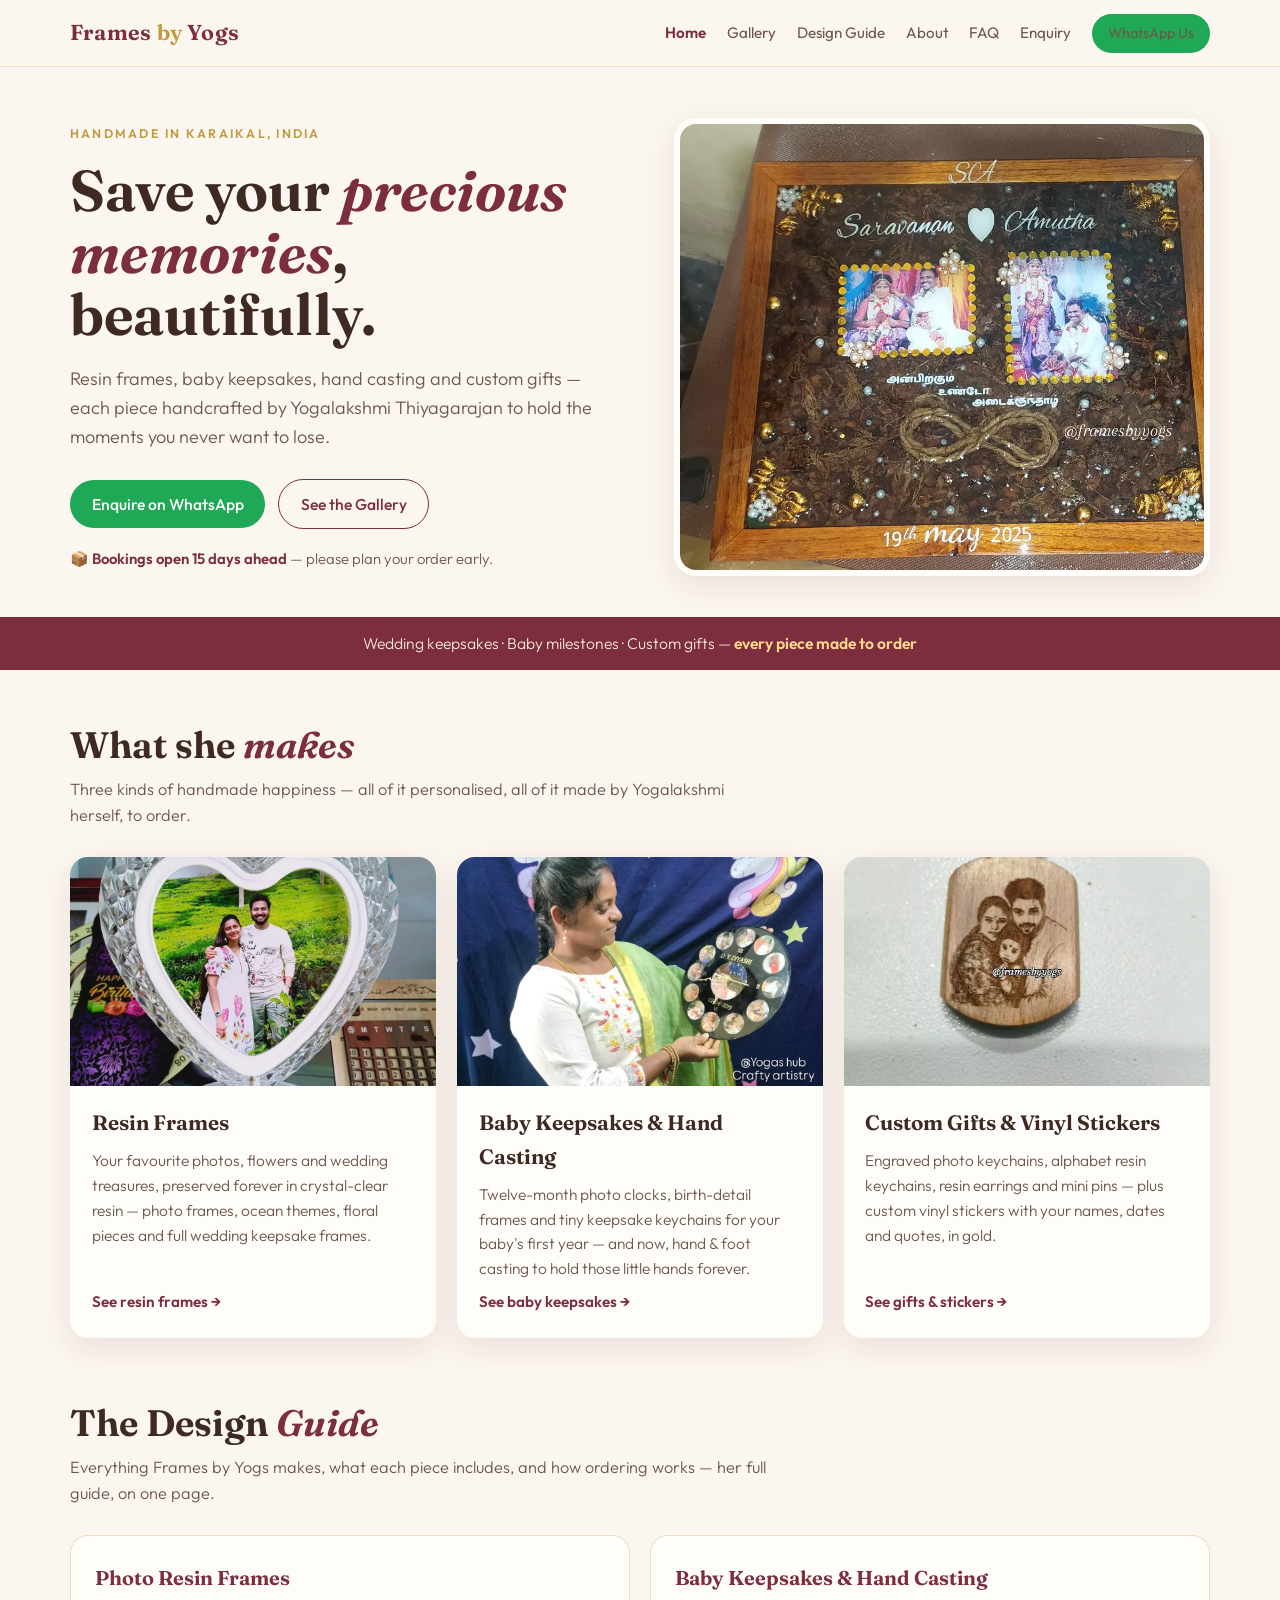
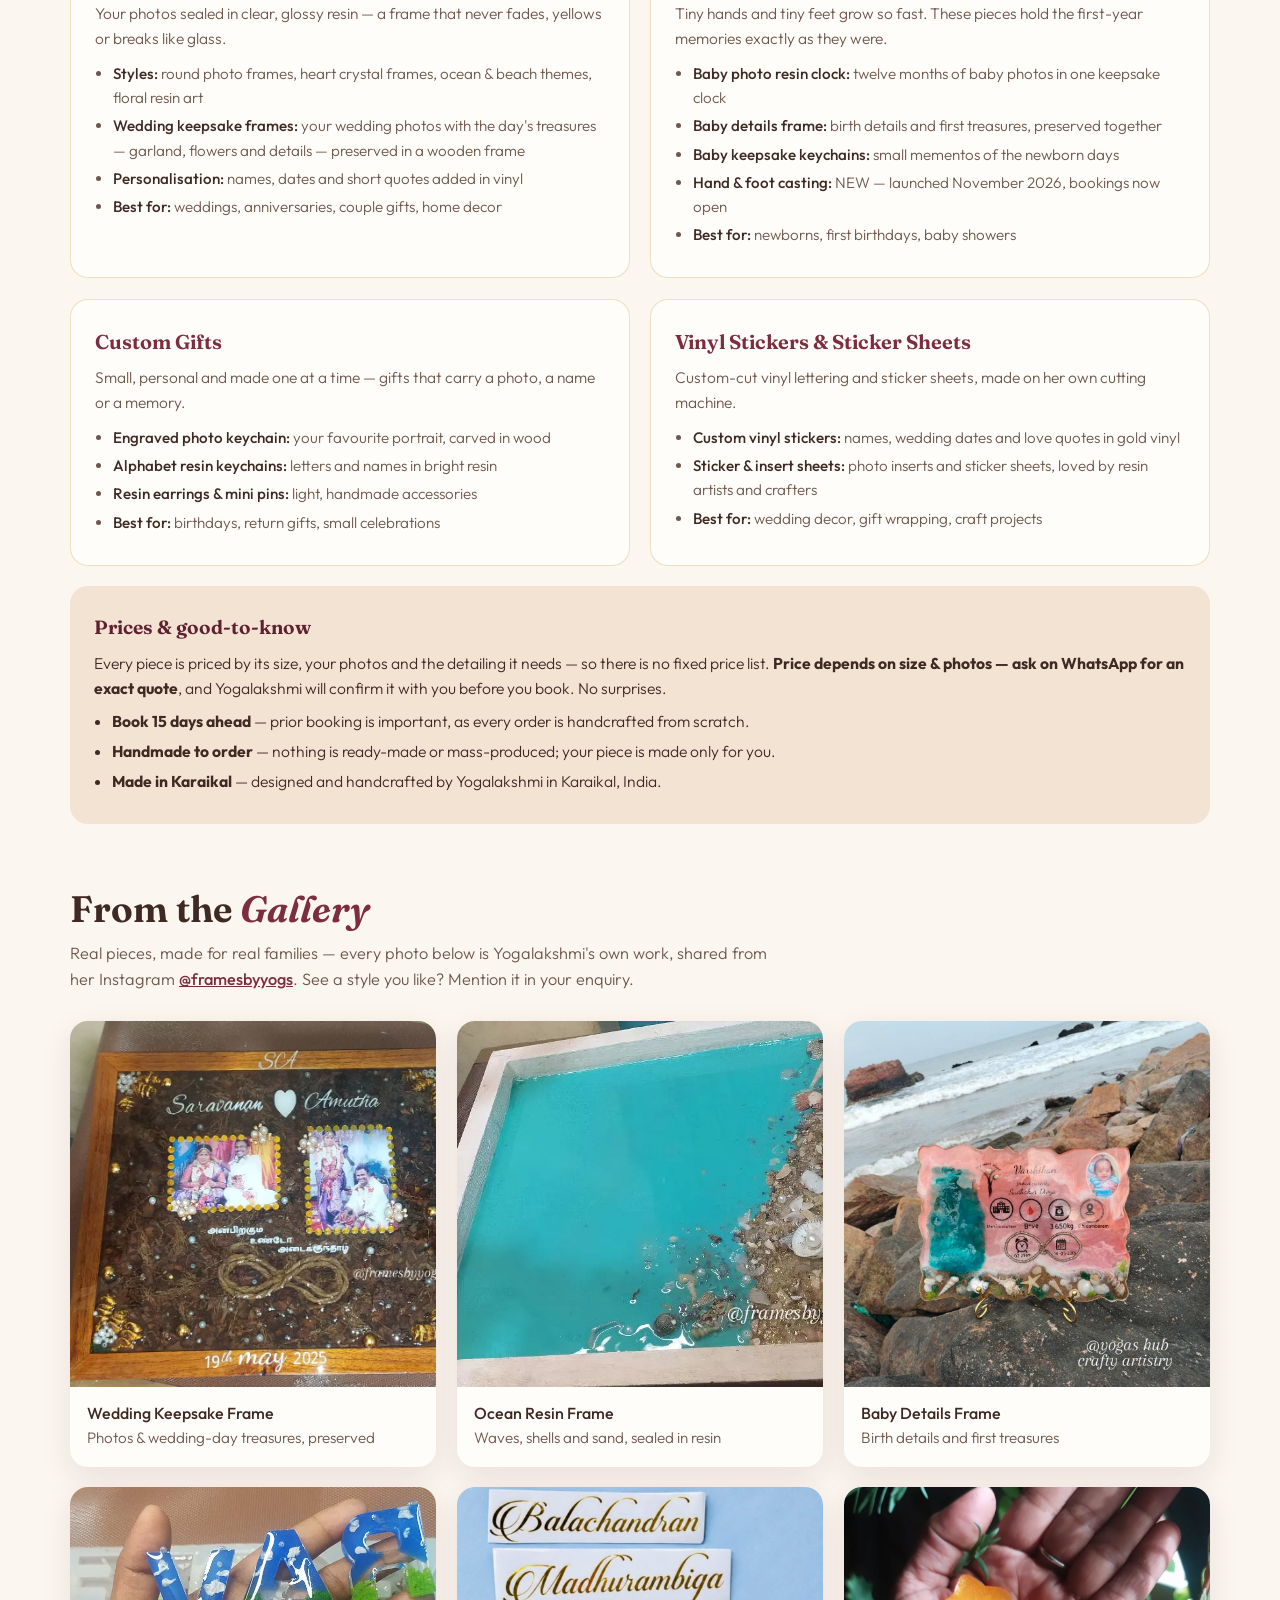
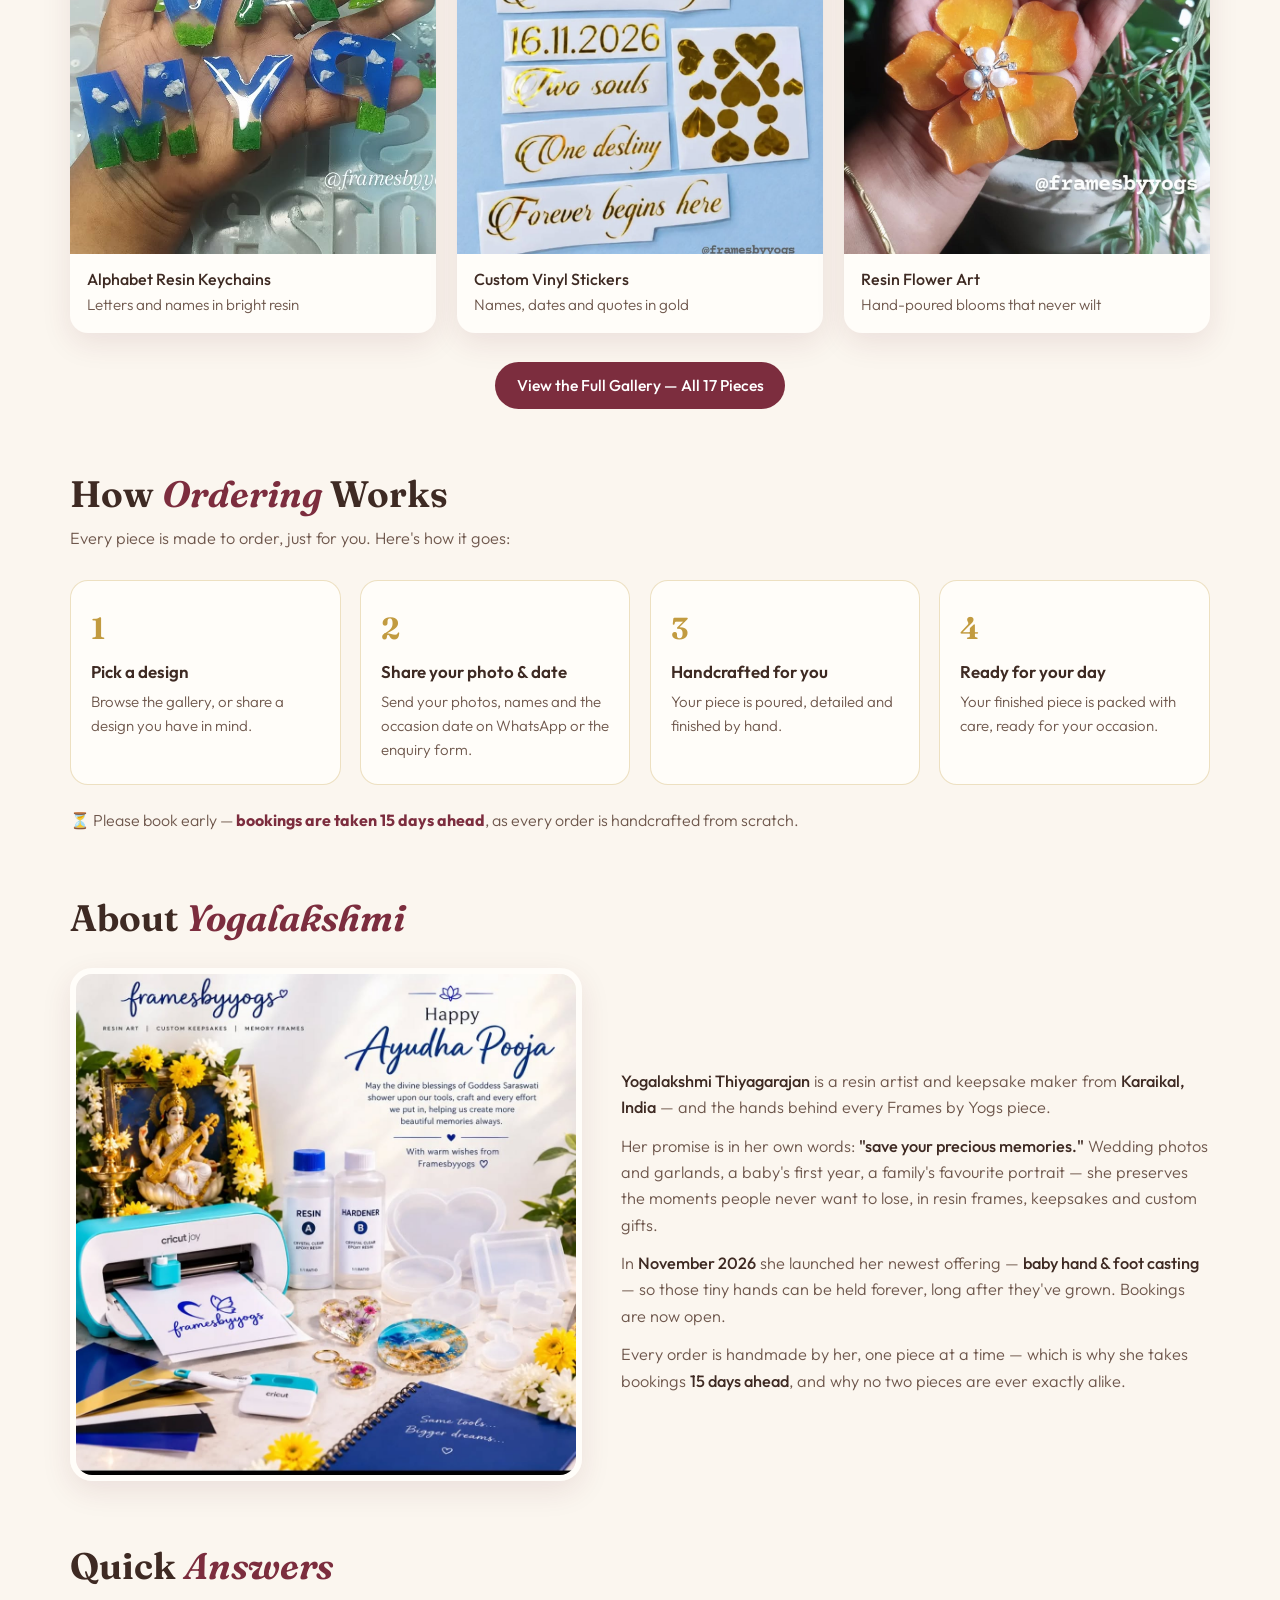
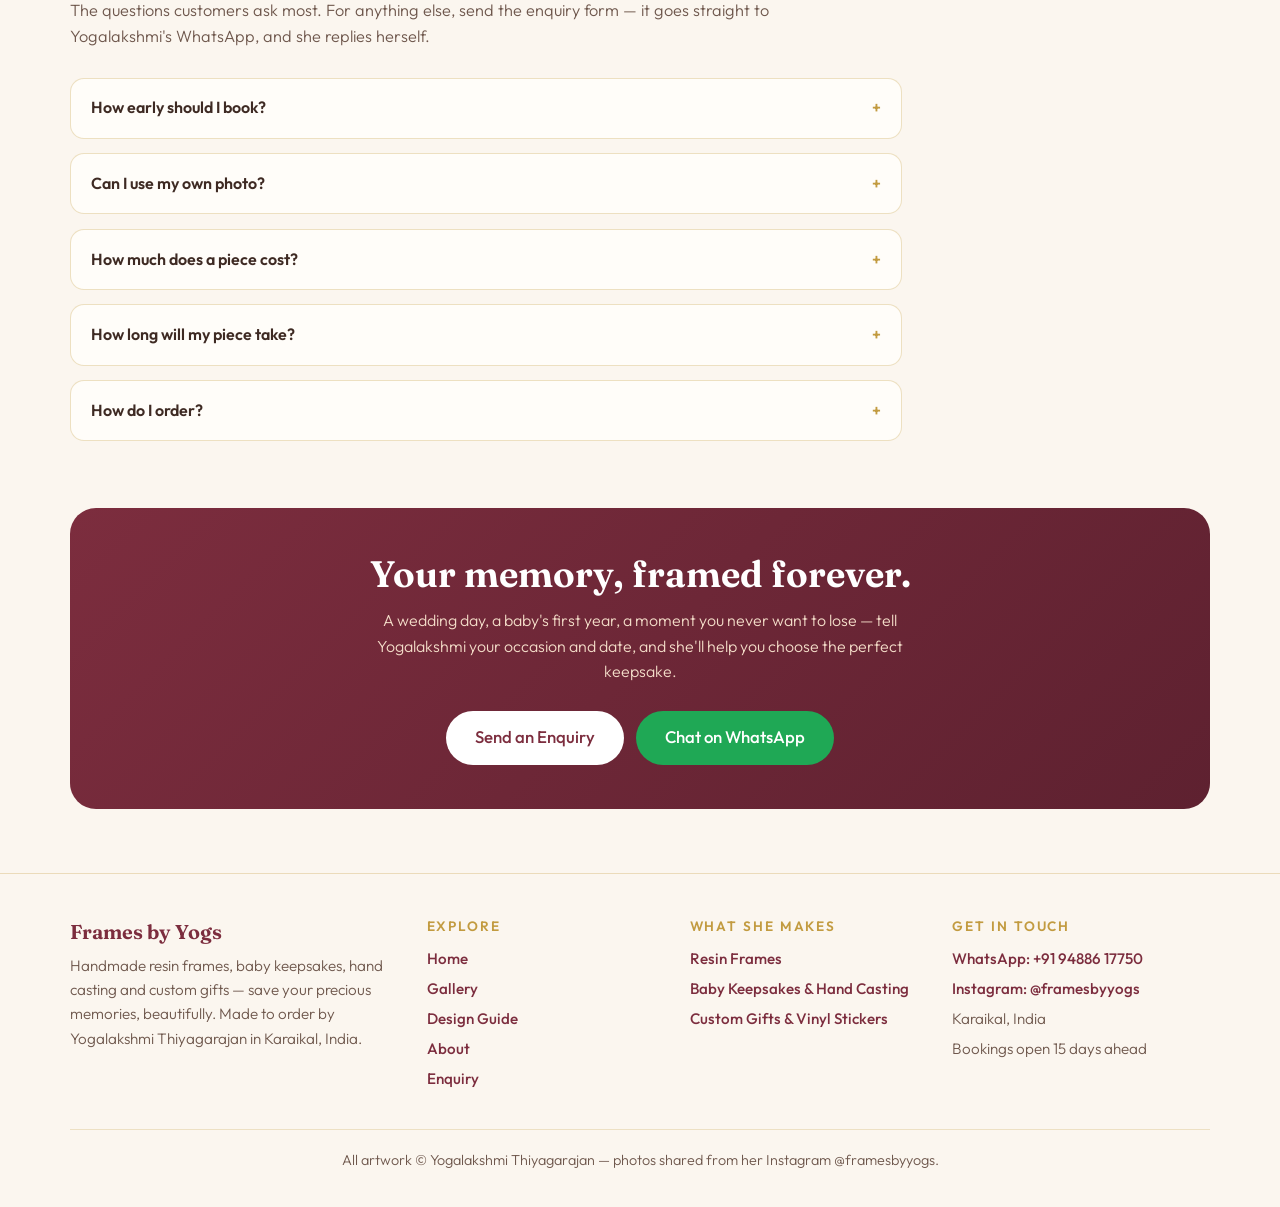
<file: index.html>
<!DOCTYPE html>
<html lang="en">
<head>
<meta charset="UTF-8">
<meta name="viewport" content="width=device-width, initial-scale=1.0">
<title>Frames by Yogs — Resin Frames, Baby Keepsakes & Custom Gifts | Karaikal</title>
<meta name="description" content="Handmade resin frames, baby keepsakes, hand casting and custom gifts by Yogalakshmi Thiyagarajan, Karaikal. Save your precious memories.">
<link rel="preconnect" href="https://fonts.googleapis.com">
<link rel="preconnect" href="https://fonts.gstatic.com" crossorigin>
<link href="https://fonts.googleapis.com/css2?family=Fraunces:ital,opsz,wght@0,9..144,500;0,9..144,650;1,9..144,500&family=Outfit:wght@300;400;500;600&display=swap" rel="stylesheet">
<link rel="stylesheet" href="style.css">
</head>
<body>

<header>
  <div class="wrap nav">
    <a class="brand" href="index.html">Frames <span>by</span> Yogs</a>
    <nav class="nav-links">
      <a href="index.html" class="active">Home</a>
      <a href="gallery.html">Gallery</a>
      <a href="#guide" class="opt">Design Guide</a>
      <a href="#about" class="opt">About</a>
      <a href="#faq" class="opt">FAQ</a>
      <a href="enquiry.html">Enquiry</a>
      <a class="btn wa small" href="https://wa.me/919488617750?text=Hi%20Frames%20by%20Yogs!%20I%27d%20like%20to%20enquire%20about%20a%20custom%20order." target="_blank" rel="noopener">WhatsApp Us</a>
    </nav>
  </div>
</header>

<div class="hero">
  <div class="wrap hero-grid">
    <div>
      <p class="eyebrow">Handmade in Karaikal, India</p>
      <h1>Save your <em>precious memories</em>, beautifully.</h1>
      <p class="lede">Resin frames, baby keepsakes, hand casting and custom gifts — each piece handcrafted by Yogalakshmi Thiyagarajan to hold the moments you never want to lose.</p>
      <div class="hero-cta">
        <a class="btn wa" href="https://wa.me/919488617750?text=Hi%20Frames%20by%20Yogs!%20I%27d%20like%20to%20enquire%20about%20a%20custom%20order." target="_blank" rel="noopener">Enquire on WhatsApp</a>
        <a class="btn ghost" href="gallery.html">See the Gallery</a>
      </div>
      <p class="hero-note">📦 <strong>Bookings open 15 days ahead</strong> — please plan your order early.</p>
    </div>
    <div class="hero-img">
      <img src="assets/hero-wedding-frame.jpg" alt="Framed wedding keepsake with the couple's photos and wedding-day treasures, handcrafted by Frames by Yogs">
    </div>
  </div>
</div>

<div class="strip">Wedding keepsakes · Baby milestones · Custom gifts — <strong>every piece made to order</strong></div>

<section id="makes">
  <div class="wrap">
    <div class="sec-head">
      <h2>What she <em>makes</em></h2>
      <p>Three kinds of handmade happiness — all of it personalised, all of it made by Yogalakshmi herself, to order.</p>
    </div>
    <div class="svc">
      <article class="svc-card">
        <img src="assets/frame-heart-crystal.jpg" alt="Heart-shaped crystal resin photo frame">
        <div class="svc-body">
          <h3>Resin Frames</h3>
          <p>Your favourite photos, flowers and wedding treasures, preserved forever in crystal-clear resin — photo frames, ocean themes, floral pieces and full wedding keepsake frames.</p>
          <a href="gallery.html#frames">See resin frames →</a>
        </div>
      </article>
      <article class="svc-card">
        <img src="assets/keepsake-baby-clock.jpg" alt="Baby twelve-month photo resin clock keepsake">
        <div class="svc-body">
          <h3>Baby Keepsakes &amp; Hand Casting</h3>
          <p>Twelve-month photo clocks, birth-detail frames and tiny keepsake keychains for your baby's first year — and now, hand &amp; foot casting to hold those little hands forever.</p>
          <a href="gallery.html#keepsakes">See baby keepsakes →</a>
        </div>
      </article>
      <article class="svc-card">
        <img src="assets/gift-engraved-keychain.jpg" alt="Wooden keychain engraved with a family portrait">
        <div class="svc-body">
          <h3>Custom Gifts &amp; Vinyl Stickers</h3>
          <p>Engraved photo keychains, alphabet resin keychains, resin earrings and mini pins — plus custom vinyl stickers with your names, dates and quotes, in gold.</p>
          <a href="gallery.html#gifts">See gifts &amp; stickers →</a>
        </div>
      </article>
    </div>
  </div>
</section>

<section id="guide">
  <div class="wrap">
    <div class="sec-head">
      <h2>The Design <em>Guide</em></h2>
      <p>Everything Frames by Yogs makes, what each piece includes, and how ordering works — her full guide, on one page.</p>
    </div>
    <div class="guide-grid">
      <div class="guide-card">
        <h3>Photo Resin Frames</h3>
        <p>Your photos sealed in clear, glossy resin — a frame that never fades, yellows or breaks like glass.</p>
        <ul>
          <li><strong>Styles:</strong> round photo frames, heart crystal frames, ocean &amp; beach themes, floral resin art</li>
          <li><strong>Wedding keepsake frames:</strong> your wedding photos with the day's treasures — garland, flowers and details — preserved in a wooden frame</li>
          <li><strong>Personalisation:</strong> names, dates and short quotes added in vinyl</li>
          <li><strong>Best for:</strong> weddings, anniversaries, couple gifts, home decor</li>
        </ul>
      </div>
      <div class="guide-card">
        <h3>Baby Keepsakes &amp; Hand Casting</h3>
        <p>Tiny hands and tiny feet grow so fast. These pieces hold the first-year memories exactly as they were.</p>
        <ul>
          <li><strong>Baby photo resin clock:</strong> twelve months of baby photos in one keepsake clock</li>
          <li><strong>Baby details frame:</strong> birth details and first treasures, preserved together</li>
          <li><strong>Baby keepsake keychains:</strong> small mementos of the newborn days</li>
          <li><strong>Hand &amp; foot casting:</strong> NEW — launched November 2026, bookings now open</li>
          <li><strong>Best for:</strong> newborns, first birthdays, baby showers</li>
        </ul>
      </div>
      <div class="guide-card">
        <h3>Custom Gifts</h3>
        <p>Small, personal and made one at a time — gifts that carry a photo, a name or a memory.</p>
        <ul>
          <li><strong>Engraved photo keychain:</strong> your favourite portrait, carved in wood</li>
          <li><strong>Alphabet resin keychains:</strong> letters and names in bright resin</li>
          <li><strong>Resin earrings &amp; mini pins:</strong> light, handmade accessories</li>
          <li><strong>Best for:</strong> birthdays, return gifts, small celebrations</li>
        </ul>
      </div>
      <div class="guide-card">
        <h3>Vinyl Stickers &amp; Sticker Sheets</h3>
        <p>Custom-cut vinyl lettering and sticker sheets, made on her own cutting machine.</p>
        <ul>
          <li><strong>Custom vinyl stickers:</strong> names, wedding dates and love quotes in gold vinyl</li>
          <li><strong>Sticker &amp; insert sheets:</strong> photo inserts and sticker sheets, loved by resin artists and crafters</li>
          <li><strong>Best for:</strong> wedding decor, gift wrapping, craft projects</li>
        </ul>
      </div>
    </div>
    <div class="panel">
      <h3>Prices &amp; good-to-know</h3>
      <p>Every piece is priced by its size, your photos and the detailing it needs — so there is no fixed price list. <strong>Price depends on size &amp; photos — ask on WhatsApp for an exact quote</strong>, and Yogalakshmi will confirm it with you before you book. No surprises.</p>
      <ul>
        <li><strong>Book 15 days ahead</strong> — prior booking is important, as every order is handcrafted from scratch.</li>
        <li><strong>Handmade to order</strong> — nothing is ready-made or mass-produced; your piece is made only for you.</li>
        <li><strong>Made in Karaikal</strong> — designed and handcrafted by Yogalakshmi in Karaikal, India.</li>
      </ul>
    </div>
  </div>
</section>

<section id="preview">
  <div class="wrap">
    <div class="sec-head">
      <h2>From the <em>Gallery</em></h2>
      <p>Real pieces, made for real families — every photo below is Yogalakshmi's own work, shared from her Instagram <a href="https://www.instagram.com/framesbyyogs" target="_blank" rel="noopener" style="color:var(--maroon);font-weight:500">@framesbyyogs</a>. See a style you like? Mention it in your enquiry.</p>
    </div>
    <div class="grid">
      <figure class="card"><img src="assets/hero-wedding-frame.jpg" alt="Wedding keepsake frame with the couple's photos and wedding treasures"><figcaption><strong>Wedding Keepsake Frame</strong>Photos &amp; wedding-day treasures, preserved</figcaption></figure>
      <figure class="card"><img src="assets/frame-ocean-teal.jpg" alt="Teal ocean-themed resin frame with shells and sand"><figcaption><strong>Ocean Resin Frame</strong>Waves, shells and sand, sealed in resin</figcaption></figure>
      <figure class="card"><img src="assets/keepsake-baby-frame.jpg" alt="Pink baby keepsake frame with birth details"><figcaption><strong>Baby Details Frame</strong>Birth details and first treasures</figcaption></figure>
      <figure class="card"><img src="assets/gift-alphabet-keychains.jpg" alt="Colourful resin alphabet letter keychains"><figcaption><strong>Alphabet Resin Keychains</strong>Letters and names in bright resin</figcaption></figure>
      <figure class="card"><img src="assets/sticker-gold-names.jpg" alt="Gold vinyl stickers with names, a wedding date and love quotes"><figcaption><strong>Custom Vinyl Stickers</strong>Names, dates and quotes in gold</figcaption></figure>
      <figure class="card"><img src="assets/frame-resin-flower.jpg" alt="Hand holding a handmade orange resin flower"><figcaption><strong>Resin Flower Art</strong>Hand-poured blooms that never wilt</figcaption></figure>
    </div>
    <div class="center-cta">
      <a class="btn" href="gallery.html">View the Full Gallery — All 17 Pieces</a>
    </div>
  </div>
</section>

<section id="order">
  <div class="wrap">
    <div class="sec-head">
      <h2>How <em>Ordering</em> Works</h2>
      <p>Every piece is made to order, just for you. Here's how it goes:</p>
    </div>
    <div class="steps">
      <div class="step"><div class="num">1</div><h3>Pick a design</h3><p>Browse the gallery, or share a design you have in mind.</p></div>
      <div class="step"><div class="num">2</div><h3>Share your photo &amp; date</h3><p>Send your photos, names and the occasion date on WhatsApp or the enquiry form.</p></div>
      <div class="step"><div class="num">3</div><h3>Handcrafted for you</h3><p>Your piece is poured, detailed and finished by hand.</p></div>
      <div class="step"><div class="num">4</div><h3>Ready for your day</h3><p>Your finished piece is packed with care, ready for your occasion.</p></div>
    </div>
    <p style="margin-top:1.4rem;color:var(--ink-soft)">⏳ Please book early — <strong style="color:var(--maroon)">bookings are taken 15 days ahead</strong>, as every order is handcrafted from scratch.</p>
  </div>
</section>

<section id="about">
  <div class="wrap">
    <div class="sec-head">
      <h2>About <em>Yogalakshmi</em></h2>
    </div>
    <div class="about-grid">
      <div class="about-img">
        <img src="assets/sticker-worktable.jpg" alt="Yogalakshmi's worktable — her vinyl cutter, resin, moulds and tools with an Ayudha Pooja blessing">
      </div>
      <div class="about-txt">
        <p><strong>Yogalakshmi Thiyagarajan</strong> is a resin artist and keepsake maker from <strong>Karaikal, India</strong> — and the hands behind every Frames by Yogs piece.</p>
        <p>Her promise is in her own words: <strong>"save your precious memories."</strong> Wedding photos and garlands, a baby's first year, a family's favourite portrait — she preserves the moments people never want to lose, in resin frames, keepsakes and custom gifts.</p>
        <p>In <strong>November 2026</strong> she launched her newest offering — <strong>baby hand &amp; foot casting</strong> — so those tiny hands can be held forever, long after they've grown. Bookings are now open.</p>
        <p>Every order is handmade by her, one piece at a time — which is why she takes bookings <strong>15 days ahead</strong>, and why no two pieces are ever exactly alike.</p>
      </div>
    </div>
  </div>
</section>

<section id="faq">
  <div class="wrap">
    <div class="sec-head">
      <h2>Quick <em>Answers</em></h2>
      <p>The questions customers ask most. For anything else, send the enquiry form — it goes straight to Yogalakshmi's WhatsApp, and she replies herself.</p>
    </div>
    <div class="faq-list">
      <details class="faq-item">
        <summary>How early should I book?</summary>
        <p>At least <strong>15 days ahead</strong> of your date. Every piece is handcrafted from scratch, so prior booking is important — the earlier you book, the more relaxed the making can be.</p>
      </details>
      <details class="faq-item">
        <summary>Can I use my own photo?</summary>
        <p>Yes — that's exactly what the frames and keepsakes are made from. Send your favourite photo on WhatsApp or through the enquiry form, and it will be preserved in your piece.</p>
      </details>
      <details class="faq-item">
        <summary>How much does a piece cost?</summary>
        <p>Price depends on the size, your photos and the detailing the design needs, so there is no fixed price list. Share your idea on WhatsApp and Yogalakshmi will give you an <strong>exact quote</strong> before you confirm anything.</p>
      </details>
      <details class="faq-item">
        <summary>How long will my piece take?</summary>
        <p>Each order is poured, detailed and finished by hand, one at a time. That's why bookings are taken <strong>15 days ahead</strong> — book at least 15 days before your occasion and your piece will be ready for your day.</p>
      </details>
      <details class="faq-item">
        <summary>How do I order?</summary>
        <p>Fill in the <a href="enquiry.html" style="color:var(--maroon);font-weight:500">enquiry form</a> or message on WhatsApp with your occasion, your date and the design you like. Yogalakshmi confirms the details and your exact quote personally — then your booking is in.</p>
      </details>
    </div>
  </div>
</section>

<div class="wrap">
  <div class="enquiry">
    <h2>Your memory, framed forever.</h2>
    <p>A wedding day, a baby's first year, a moment you never want to lose — tell Yogalakshmi your occasion and date, and she'll help you choose the perfect keepsake.</p>
    <div class="cta-row">
      <a class="btn light" href="enquiry.html">Send an Enquiry</a>
      <a class="btn wa" href="https://wa.me/919488617750?text=Hi%20Frames%20by%20Yogs!%20I%27d%20like%20to%20enquire%20about%20a%20custom%20order." target="_blank" rel="noopener">Chat on WhatsApp</a>
    </div>
  </div>
</div>

<footer>
  <div class="wrap">
    <div class="foot-grid">
      <div>
        <div class="fbrand">Frames by Yogs</div>
        <p>Handmade resin frames, baby keepsakes, hand casting and custom gifts — save your precious memories, beautifully. Made to order by Yogalakshmi Thiyagarajan in Karaikal, India.</p>
      </div>
      <div>
        <h4>Explore</h4>
        <ul>
          <li><a href="index.html">Home</a></li>
          <li><a href="gallery.html">Gallery</a></li>
          <li><a href="index.html#guide">Design Guide</a></li>
          <li><a href="index.html#about">About</a></li>
          <li><a href="enquiry.html">Enquiry</a></li>
        </ul>
      </div>
      <div>
        <h4>What She Makes</h4>
        <ul>
          <li><a href="gallery.html#frames">Resin Frames</a></li>
          <li><a href="gallery.html#keepsakes">Baby Keepsakes &amp; Hand Casting</a></li>
          <li><a href="gallery.html#gifts">Custom Gifts &amp; Vinyl Stickers</a></li>
        </ul>
      </div>
      <div>
        <h4>Get in Touch</h4>
        <ul>
          <li><a href="https://wa.me/919488617750" target="_blank" rel="noopener">WhatsApp: +91 94886 17750</a></li>
          <li><a href="https://www.instagram.com/framesbyyogs" target="_blank" rel="noopener">Instagram: @framesbyyogs</a></li>
          <li>Karaikal, India</li>
          <li>Bookings open 15 days ahead</li>
        </ul>
      </div>
    </div>
    <div class="foot-base">
      <p>All artwork © Yogalakshmi Thiyagarajan — photos shared from her Instagram @framesbyyogs.</p>
    </div>
  </div>
</footer>

</body>
</html>
</file>
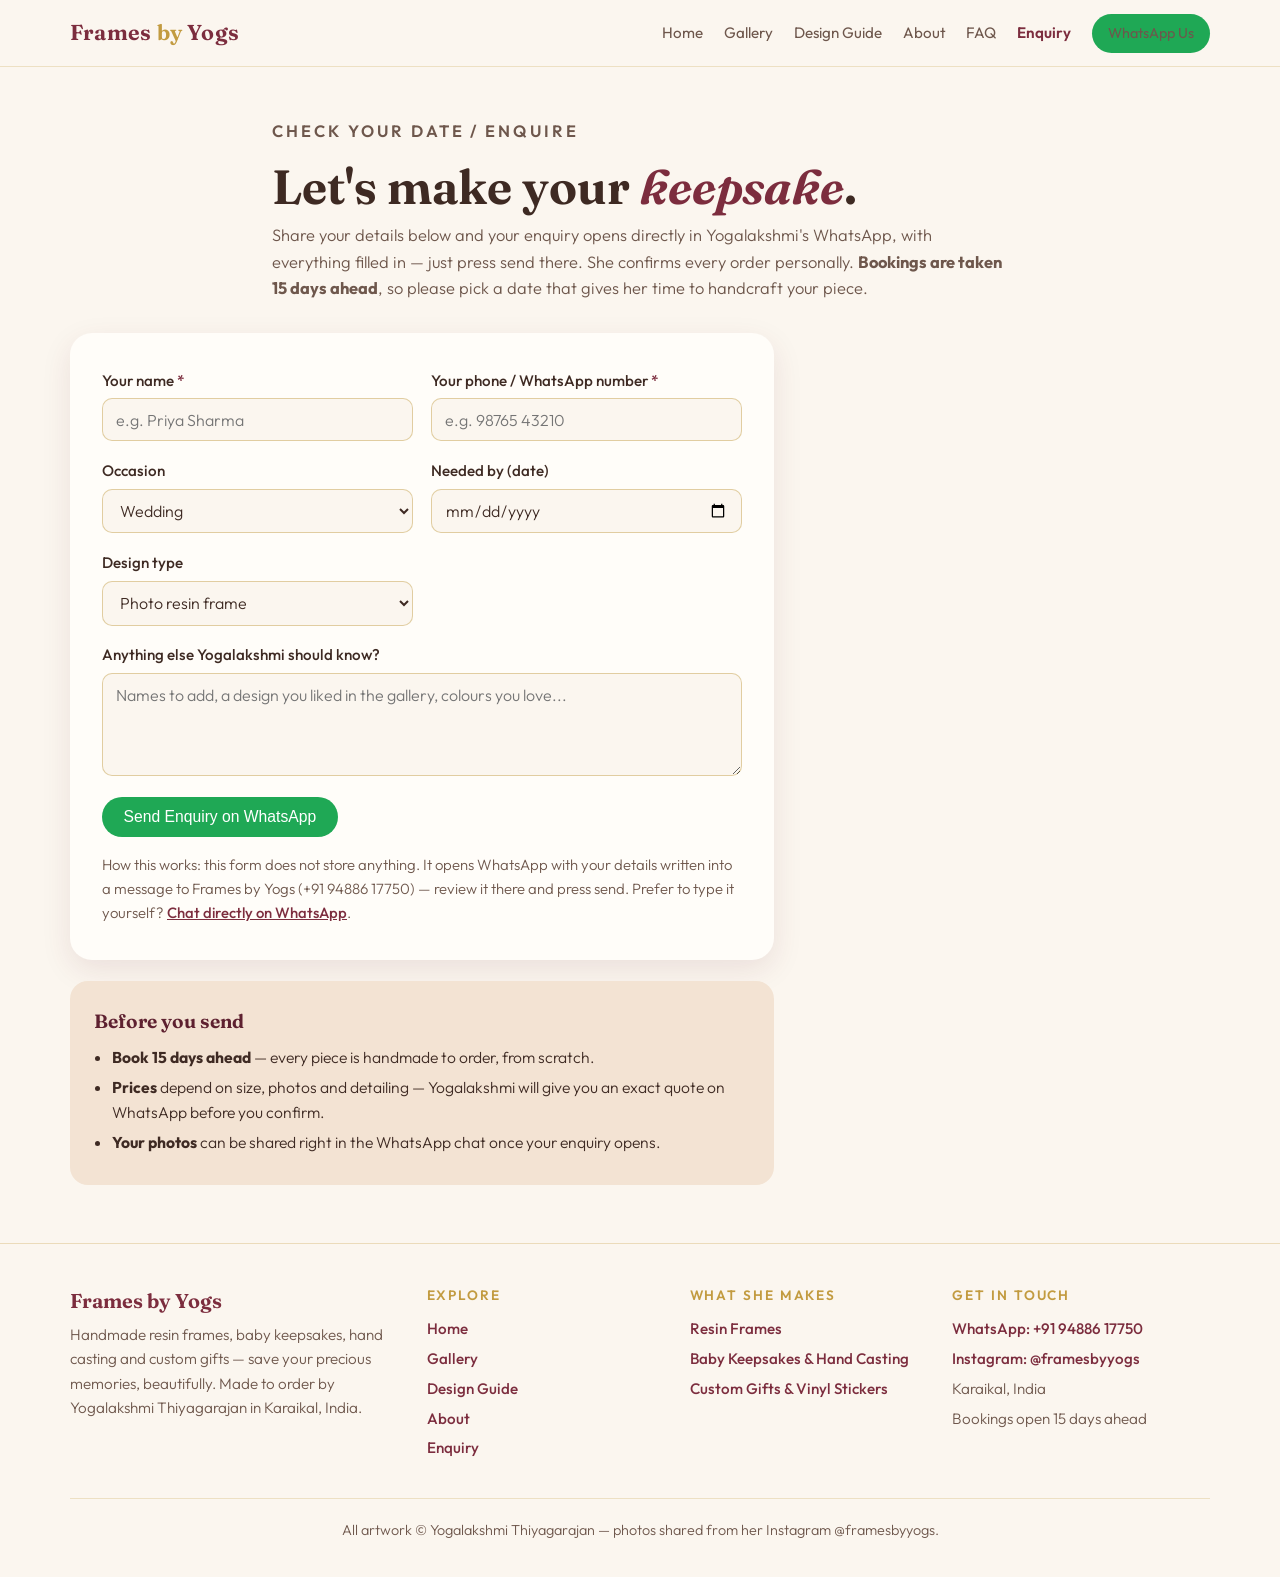
<file: enquiry.html>
<!DOCTYPE html>
<html lang="en">
<head>
<meta charset="UTF-8">
<meta name="viewport" content="width=device-width, initial-scale=1.0">
<title>Enquiry — Frames by Yogs | Book Your Custom Keepsake</title>
<meta name="description" content="Send an enquiry to Frames by Yogs — resin frames, baby keepsakes, hand casting and custom gifts by Yogalakshmi Thiyagarajan, Karaikal. Bookings open 15 days ahead.">
<link rel="preconnect" href="https://fonts.googleapis.com">
<link rel="preconnect" href="https://fonts.gstatic.com" crossorigin>
<link href="https://fonts.googleapis.com/css2?family=Fraunces:ital,opsz,wght@0,9..144,500;0,9..144,650;1,9..144,500&family=Outfit:wght@300;400;500;600&display=swap" rel="stylesheet">
<link rel="stylesheet" href="style.css">
</head>
<body>

<header>
  <div class="wrap nav">
    <a class="brand" href="index.html">Frames <span>by</span> Yogs</a>
    <nav class="nav-links">
      <a href="index.html">Home</a>
      <a href="gallery.html">Gallery</a>
      <a href="index.html#guide" class="opt">Design Guide</a>
      <a href="index.html#about" class="opt">About</a>
      <a href="index.html#faq" class="opt">FAQ</a>
      <a href="enquiry.html" class="active">Enquiry</a>
      <a class="btn wa small" href="https://wa.me/919488617750?text=Hi%20Frames%20by%20Yogs!%20I%27d%20like%20to%20enquire%20about%20a%20custom%20order." target="_blank" rel="noopener">WhatsApp Us</a>
    </nav>
  </div>
</header>

<div class="wrap page-head">
  <p class="eyebrow">Check Your Date / Enquire</p>
  <h1 style="font-size:clamp(2rem,4.6vw,3rem)">Let's make your <em>keepsake</em>.</h1>
  <p>Share your details below and your enquiry opens directly in Yogalakshmi's WhatsApp, with everything filled in — just press send there. She confirms every order personally. <strong>Bookings are taken 15 days ahead</strong>, so please pick a date that gives her time to handcraft your piece.</p>
</div>

<section style="padding-top:1.6rem">
  <div class="wrap">
    <form class="form-card" id="enquiryForm">
      <div class="form-grid">
        <div class="field">
          <label for="fName">Your name <span>*</span></label>
          <input id="fName" name="name" type="text" autocomplete="name" placeholder="e.g. Priya Sharma" required>
        </div>
        <div class="field">
          <label for="fPhone">Your phone / WhatsApp number <span>*</span></label>
          <input id="fPhone" name="phone" type="tel" autocomplete="tel" placeholder="e.g. 98765 43210" required>
        </div>
        <div class="field">
          <label for="fOccasion">Occasion</label>
          <select id="fOccasion" name="occasion">
            <option>Wedding</option>
            <option>Birthday</option>
            <option>Baby milestone</option>
            <option>Home &amp; decor</option>
            <option>Other</option>
          </select>
        </div>
        <div class="field">
          <label for="fDate">Needed by (date)</label>
          <input id="fDate" name="date" type="date">
        </div>
        <div class="field">
          <label for="fDesign">Design type</label>
          <select id="fDesign" name="design">
            <option>Photo resin frame</option>
            <option>Wedding keepsake frame</option>
            <option>Baby keepsake</option>
            <option>Hand casting</option>
            <option>Custom gift</option>
            <option>Vinyl stickers</option>
            <option>Not sure — help me choose</option>
          </select>
        </div>
        <div class="field full">
          <label for="fMsg">Anything else Yogalakshmi should know?</label>
          <textarea id="fMsg" name="message" rows="4" placeholder="Names to add, a design you liked in the gallery, colours you love..."></textarea>
        </div>
      </div>
      <button class="btn wa" type="submit">Send Enquiry on WhatsApp</button>
      <p class="form-note">How this works: this form does not store anything. It opens WhatsApp with your details written into a message to Frames by Yogs (+91 94886 17750) — review it there and press send. Prefer to type it yourself? <a href="https://wa.me/919488617750" target="_blank" rel="noopener" style="color:var(--maroon);font-weight:500">Chat directly on WhatsApp</a>.</p>
    </form>

    <div class="panel" style="max-width:44rem">
      <h3>Before you send</h3>
      <ul>
        <li><strong>Book 15 days ahead</strong> — every piece is handmade to order, from scratch.</li>
        <li><strong>Prices</strong> depend on size, photos and detailing — Yogalakshmi will give you an exact quote on WhatsApp before you confirm.</li>
        <li><strong>Your photos</strong> can be shared right in the WhatsApp chat once your enquiry opens.</li>
      </ul>
    </div>
  </div>
</section>

<footer>
  <div class="wrap">
    <div class="foot-grid">
      <div>
        <div class="fbrand">Frames by Yogs</div>
        <p>Handmade resin frames, baby keepsakes, hand casting and custom gifts — save your precious memories, beautifully. Made to order by Yogalakshmi Thiyagarajan in Karaikal, India.</p>
      </div>
      <div>
        <h4>Explore</h4>
        <ul>
          <li><a href="index.html">Home</a></li>
          <li><a href="gallery.html">Gallery</a></li>
          <li><a href="index.html#guide">Design Guide</a></li>
          <li><a href="index.html#about">About</a></li>
          <li><a href="enquiry.html">Enquiry</a></li>
        </ul>
      </div>
      <div>
        <h4>What She Makes</h4>
        <ul>
          <li><a href="gallery.html#frames">Resin Frames</a></li>
          <li><a href="gallery.html#keepsakes">Baby Keepsakes &amp; Hand Casting</a></li>
          <li><a href="gallery.html#gifts">Custom Gifts &amp; Vinyl Stickers</a></li>
        </ul>
      </div>
      <div>
        <h4>Get in Touch</h4>
        <ul>
          <li><a href="https://wa.me/919488617750" target="_blank" rel="noopener">WhatsApp: +91 94886 17750</a></li>
          <li><a href="https://www.instagram.com/framesbyyogs" target="_blank" rel="noopener">Instagram: @framesbyyogs</a></li>
          <li>Karaikal, India</li>
          <li>Bookings open 15 days ahead</li>
        </ul>
      </div>
    </div>
    <div class="foot-base">
      <p>All artwork © Yogalakshmi Thiyagarajan — photos shared from her Instagram @framesbyyogs.</p>
    </div>
  </div>
</footer>

<script>
  function buildEnquiryUrl(d){
    var lines = ["Hi Frames by Yogs! I'd like to enquire about a custom order.", ""];
    lines.push("Name: " + d.name);
    lines.push("Phone: " + d.phone);
    if (d.occasion) lines.push("Occasion: " + d.occasion);
    if (d.date) lines.push("Needed by: " + d.date);
    if (d.design) lines.push("Design type: " + d.design);
    if (d.message) lines.push("Details: " + d.message);
    return "https://wa.me/919488617750?text=" + encodeURIComponent(lines.join("\n"));
  }
  document.getElementById('enquiryForm').addEventListener('submit', function(e){
    e.preventDefault();
    var d = {
      name: document.getElementById('fName').value.trim(),
      phone: document.getElementById('fPhone').value.trim(),
      occasion: document.getElementById('fOccasion').value,
      date: document.getElementById('fDate').value,
      design: document.getElementById('fDesign').value,
      message: document.getElementById('fMsg').value.trim()
    };
    if (!d.name || !d.phone) return;
    window.open(buildEnquiryUrl(d), '_blank');
  });
</script>

</body>
</html>
</file>
<file: style.css>
/* Frames by Yogs — shared styles (v2) */
:root{
  --cream:#FBF6EF; --paper:#FFFDF9; --ink:#3E2A23; --ink-soft:#6E574C;
  --maroon:#7C2D3E; --maroon-deep:#5E2130; --gold:#C29B40; --blush:#F3E3D3;
  --card-shadow:0 10px 30px rgba(94,33,48,.10);
}
*{margin:0;padding:0;box-sizing:border-box}
html{scroll-behavior:smooth}
body{font-family:'Outfit',system-ui,sans-serif;background:var(--cream);color:var(--ink);line-height:1.6;font-weight:300}
img{display:block;max-width:100%}
a{color:inherit}
.wrap{width:min(1140px,92vw);margin:0 auto}

/* ---------- header / nav ---------- */
header{position:sticky;top:0;z-index:20;background:rgba(251,246,239,.92);backdrop-filter:blur(8px);border-bottom:1px solid rgba(194,155,64,.25)}
.nav{display:flex;align-items:center;justify-content:space-between;padding:.85rem 0;gap:1rem}
.brand{font-family:'Fraunces',serif;font-weight:650;font-size:1.35rem;color:var(--maroon);text-decoration:none;letter-spacing:.01em;white-space:nowrap}
.brand span{color:var(--gold)}
.nav-links{display:flex;gap:1.3rem;align-items:center}
.nav-links a{text-decoration:none;font-size:.95rem;font-weight:400;color:var(--ink-soft)}
.nav-links a:hover,.nav-links a.active{color:var(--maroon)}
.nav-links a.active{font-weight:600}
.btn{display:inline-flex;align-items:center;gap:.5rem;background:var(--maroon);color:#fff;text-decoration:none;font-weight:500;padding:.7rem 1.35rem;border-radius:999px;font-size:.98rem;transition:background .2s,transform .2s;border:none;cursor:pointer;white-space:nowrap}
.btn:hover{background:var(--maroon-deep);transform:translateY(-1px)}
.btn.wa{background:#1FA855}
.btn.wa:hover{background:#178A44}
.btn.small{padding:.5rem 1rem;font-size:.9rem}
.btn.ghost{background:transparent;color:var(--maroon);border:1.5px solid var(--maroon)}
.btn.ghost:hover{background:var(--blush)}
@media(max-width:760px){.nav-links a.opt{display:none}.nav-links{gap:.9rem}.brand{font-size:1.12rem}.btn.small{padding:.45rem .8rem;font-size:.85rem}}
@media(max-width:520px){.nav-links a[href="index.html"]{display:none}.nav-links{gap:.8rem}}

/* ---------- hero ---------- */
.hero{padding:3.2rem 0 2.6rem}
.hero-grid{display:grid;grid-template-columns:1.05fr 1fr;gap:2.6rem;align-items:center}
@media(max-width:820px){.hero-grid{grid-template-columns:1fr}}
.eyebrow{text-transform:uppercase;letter-spacing:.18em;font-size:.78rem;font-weight:600;color:var(--gold);margin-bottom:1rem}
h1{font-family:'Fraunces',serif;font-weight:650;font-size:clamp(2.2rem,5.2vw,3.6rem);line-height:1.08;color:var(--ink)}
h1 em{font-style:italic;color:var(--maroon)}
.hero p.lede{margin:1.2rem 0 1.7rem;font-size:1.13rem;color:var(--ink-soft);max-width:34rem}
.hero-cta{display:flex;gap:.8rem;flex-wrap:wrap;align-items:center}
.hero-note{margin-top:1.1rem;font-size:.93rem;color:var(--ink-soft)}
.hero-note strong{color:var(--maroon);font-weight:600}
.hero-img{border-radius:22px;overflow:hidden;box-shadow:var(--card-shadow);border:6px solid var(--paper)}
.hero-img img{width:100%;height:100%;object-fit:cover;aspect-ratio:4/3.4}

.strip{background:var(--maroon);color:#F7E8D8;text-align:center;padding:.85rem 1rem;font-size:.98rem}
.strip strong{color:#FFD98A;font-weight:600}

/* ---------- sections & cards ---------- */
section{padding:3.4rem 0 .6rem}
.sec-head{max-width:44rem;margin-bottom:1.8rem}
h2{font-family:'Fraunces',serif;font-weight:650;font-size:clamp(1.7rem,3.4vw,2.3rem);color:var(--ink);line-height:1.15}
h2 em{font-style:italic;color:var(--maroon)}
.sec-head p{margin-top:.6rem;color:var(--ink-soft);font-size:1.02rem}

.grid{display:grid;grid-template-columns:repeat(3,1fr);gap:1.3rem}
@media(max-width:900px){.grid{grid-template-columns:repeat(2,1fr)}}
@media(max-width:560px){.grid{grid-template-columns:1fr}}
figure.card{background:var(--paper);border-radius:18px;overflow:hidden;box-shadow:var(--card-shadow)}
figure.card img{width:100%;aspect-ratio:1/1;object-fit:cover;transition:transform .5s ease;cursor:zoom-in}
figure.card:hover img{transform:scale(1.04)}
figcaption{padding:.85rem 1.05rem 1rem;font-size:.95rem;color:var(--ink-soft)}
figcaption strong{display:block;color:var(--ink);font-weight:500;font-size:1rem}

/* service cards (home) */
.svc{display:grid;grid-template-columns:repeat(3,1fr);gap:1.3rem}
@media(max-width:900px){.svc{grid-template-columns:1fr}}
.svc-card{background:var(--paper);border-radius:18px;overflow:hidden;box-shadow:var(--card-shadow);display:flex;flex-direction:column}
.svc-card img{width:100%;aspect-ratio:16/10;object-fit:cover}
.svc-body{padding:1.3rem 1.35rem 1.5rem;display:flex;flex-direction:column;gap:.55rem;flex:1}
.svc-body h3{font-family:'Fraunces',serif;font-size:1.3rem;font-weight:650;color:var(--ink)}
.svc-body p{color:var(--ink-soft);font-size:.97rem;flex:1}
.svc-body a{color:var(--maroon);font-weight:600;text-decoration:none;font-size:.95rem}
.svc-body a:hover{text-decoration:underline}

/* design guide */
.guide-grid{display:grid;grid-template-columns:repeat(2,1fr);gap:1.3rem}
@media(max-width:820px){.guide-grid{grid-template-columns:1fr}}
.guide-card{background:var(--paper);border:1px solid rgba(194,155,64,.3);border-radius:18px;padding:1.6rem 1.5rem}
.guide-card h3{font-family:'Fraunces',serif;font-size:1.25rem;font-weight:650;color:var(--maroon);margin-bottom:.45rem}
.guide-card p{color:var(--ink-soft);font-size:.97rem}
.guide-card ul{margin:.7rem 0 0 1.1rem;color:var(--ink-soft);font-size:.95rem}
.guide-card ul li{margin:.25rem 0}
.guide-card ul li strong{color:var(--ink);font-weight:500}
.panel{margin-top:1.3rem;background:var(--blush);border-radius:18px;padding:1.6rem 1.5rem}
.panel h3{font-family:'Fraunces',serif;font-size:1.2rem;font-weight:650;color:var(--maroon-deep);margin-bottom:.5rem}
.panel p,.panel li{color:var(--ink);font-size:.98rem}
.panel ul{margin:.5rem 0 0 1.1rem}
.panel li{margin:.3rem 0}

/* steps */
.steps{display:grid;grid-template-columns:repeat(4,1fr);gap:1.2rem}
@media(max-width:900px){.steps{grid-template-columns:repeat(2,1fr)}}
@media(max-width:520px){.steps{grid-template-columns:1fr}}
.step{background:var(--paper);border:1px solid rgba(194,155,64,.3);border-radius:18px;padding:1.4rem 1.25rem}
.step .num{font-family:'Fraunces',serif;font-size:1.9rem;color:var(--gold);font-weight:650}
.step h3{font-size:1.06rem;font-weight:600;margin:.35rem 0 .3rem}
.step p{font-size:.94rem;color:var(--ink-soft)}

/* about */
.about-grid{display:grid;grid-template-columns:1fr 1.15fr;gap:2.4rem;align-items:center}
@media(max-width:820px){.about-grid{grid-template-columns:1fr}}
.about-img{border-radius:22px;overflow:hidden;box-shadow:var(--card-shadow);border:6px solid var(--paper)}
.about-img img{width:100%;height:100%;object-fit:cover;aspect-ratio:1/1}
.about-txt p{color:var(--ink-soft);margin-top:.8rem;font-size:1.02rem}
.about-txt p strong{color:var(--ink);font-weight:500}

/* faq */
.faq-list{display:grid;gap:.9rem;max-width:52rem}
.faq-item{background:var(--paper);border:1px solid rgba(194,155,64,.3);border-radius:14px;padding:1.05rem 1.25rem}
.faq-item summary{font-weight:600;font-size:1rem;cursor:pointer;color:var(--ink);list-style:none}
.faq-item summary::-webkit-details-marker{display:none}
.faq-item summary::after{content:"+";float:right;color:var(--gold);font-weight:600}
.faq-item[open ] summary::after{content:"–"}
.faq-item p{margin-top:.55rem;color:var(--ink-soft);font-size:.96rem}

/* closing CTA band */
.enquiry{margin:3.6rem 0 4rem;background:linear-gradient(135deg,var(--maroon) 0%,var(--maroon-deep) 100%);border-radius:26px;padding:2.8rem 2.2rem;text-align:center;color:#FBEFE3}
.enquiry h2{color:#fff}
.enquiry p{max-width:36rem;margin:.8rem auto 1.6rem;color:#F3DCC8}
.enquiry .cta-row{display:flex;gap:.8rem;justify-content:center;flex-wrap:wrap}
.enquiry .btn{font-size:1.05rem;padding:.85rem 1.8rem}
.enquiry .btn.light{background:#fff;color:var(--maroon)}
.enquiry .btn.light:hover{background:var(--blush)}

/* page head (sub-pages) */
.page-head{padding:2.6rem 0 .4rem;max-width:46rem}
.page-head p{margin-top:.6rem;color:var(--ink-soft);font-size:1.03rem}

/* lightbox */
.lightbox{position:fixed;inset:0;background:rgba(30,16,20,.92);display:none;align-items:center;justify-content:center;z-index:50;padding:1.2rem;cursor:zoom-out}
.lightbox.open{display:flex}
.lightbox img{max-width:94vw;max-height:88vh;border-radius:12px;box-shadow:0 20px 60px rgba(0,0,0,.5)}
.lightbox .lb-cap{position:absolute;bottom:1.4rem;left:0;right:0;text-align:center;color:#F7E8D8;font-size:1rem;padding:0 1rem}

/* enquiry form */
.form-card{background:var(--paper);border-radius:22px;box-shadow:var(--card-shadow);padding:2.2rem 2rem;max-width:44rem}
@media(max-width:560px){.form-card{padding:1.5rem 1.15rem}}
.form-grid{display:grid;grid-template-columns:1fr 1fr;gap:1.1rem}
@media(max-width:640px){.form-grid{grid-template-columns:1fr}}
.field{display:flex;flex-direction:column;gap:.35rem}
.field.full{grid-column:1/-1}
.field label{font-weight:500;font-size:.95rem;color:var(--ink)}
.field label span{color:var(--maroon)}
.field input,.field select,.field textarea{font-family:inherit;font-size:1rem;font-weight:300;color:var(--ink);background:var(--cream);border:1px solid rgba(194,155,64,.45);border-radius:10px;padding:.65rem .8rem;width:100%}
.field input:focus,.field select:focus,.field textarea:focus{outline:2px solid var(--gold);border-color:transparent}
.form-note{margin-top:1rem;font-size:.93rem;color:var(--ink-soft)}
.form-card .btn{margin-top:1.3rem}

/* footer */
footer{border-top:1px solid rgba(194,155,64,.3);padding:2.6rem 0 2.2rem;color:var(--ink-soft);font-size:.95rem;margin-top:3rem}
.foot-grid{display:grid;grid-template-columns:1.4fr 1fr 1fr 1.1fr;gap:1.8rem}
@media(max-width:900px){.foot-grid{grid-template-columns:1fr 1fr}}
@media(max-width:520px){.foot-grid{grid-template-columns:1fr}}
footer .fbrand{font-family:'Fraunces',serif;font-size:1.25rem;color:var(--maroon);font-weight:650;margin-bottom:.35rem}
footer h4{font-size:.85rem;text-transform:uppercase;letter-spacing:.14em;color:var(--gold);margin-bottom:.6rem;font-weight:600}
footer ul{list-style:none}
footer li{margin:.35rem 0}
footer a{color:var(--maroon);text-decoration:none;font-weight:500}
footer a:hover{text-decoration:underline}
.foot-base{border-top:1px solid rgba(194,155,64,.25);margin-top:2rem;padding-top:1.2rem;text-align:center;font-size:.9rem}
.center-cta{text-align:center;margin-top:1.8rem}
</file>
